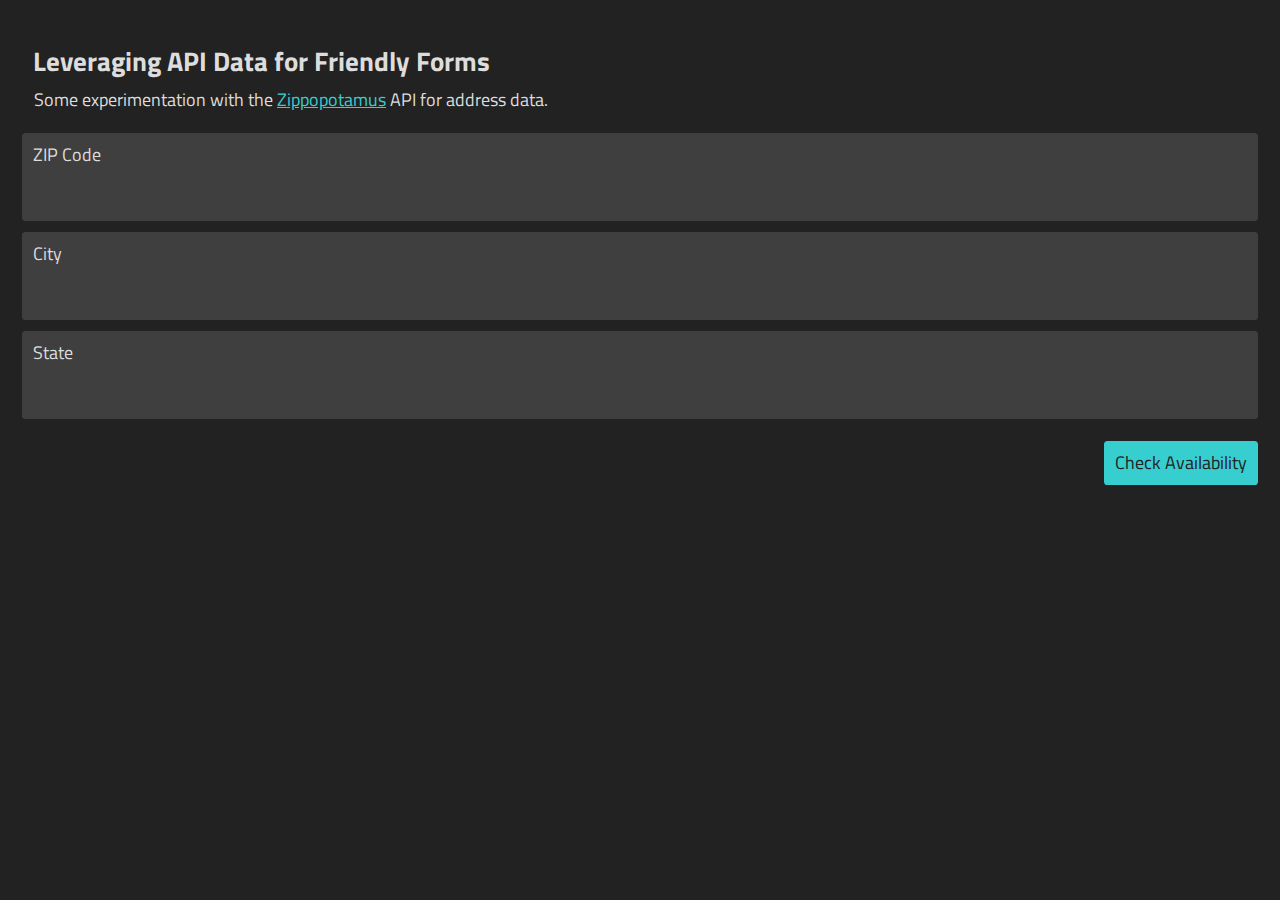
<file: index.html>
<!DOCTYPE html>
<html lang="en" class="nojs">
<head>
  <title>Leveraging API Data for Friendly Forms</title>
  <meta charset="utf-8" />
  <meta name="viewport" content="width=device-width,initial-scale=1.0,shrink-to-fit=no" />
  <link href="https://fonts.googleapis.com/css?family=Titillium+Web:400,700" rel="stylesheet">
  <link rel="stylesheet" media="screen" href="screen.css" />
  <link rel="stylesheet" media="screen" href="#//basehold.it/22" />
</head>
<body>
  <main id="primary">
    <h1>Leveraging API Data for Friendly Forms</h1>
    <p>
      Some experimentation with the <a href="http://www.zippopotam.us">Zippopotamus</a> API for
      address data.
    </p>
    <form id="location" method="get" action="#null">
      <ol class="inputs">
        <li>
          <label for="zip">ZIP Code</label>
          <input name="zip" id="zip" type="text" pattern="[0-9]*" />
        </li>
        <li>
          <label for="city">City</label>
          <input name="city" id="city" type="text" />
        </li>
        <li>
          <label for="state">State</label>
          <input name="state" id="state" type="text" />
        </li>
        <li class="submit">
          <input type="submit" name="submit" value="Check Availability" />
        </li>
      </ol>
    </form>
  </main>
  <script src="https://ajax.googleapis.com/ajax/libs/jquery/3.2.1/jquery.min.js"></script>
  <script src="site.js"></script>
</body>
</html>
</file>
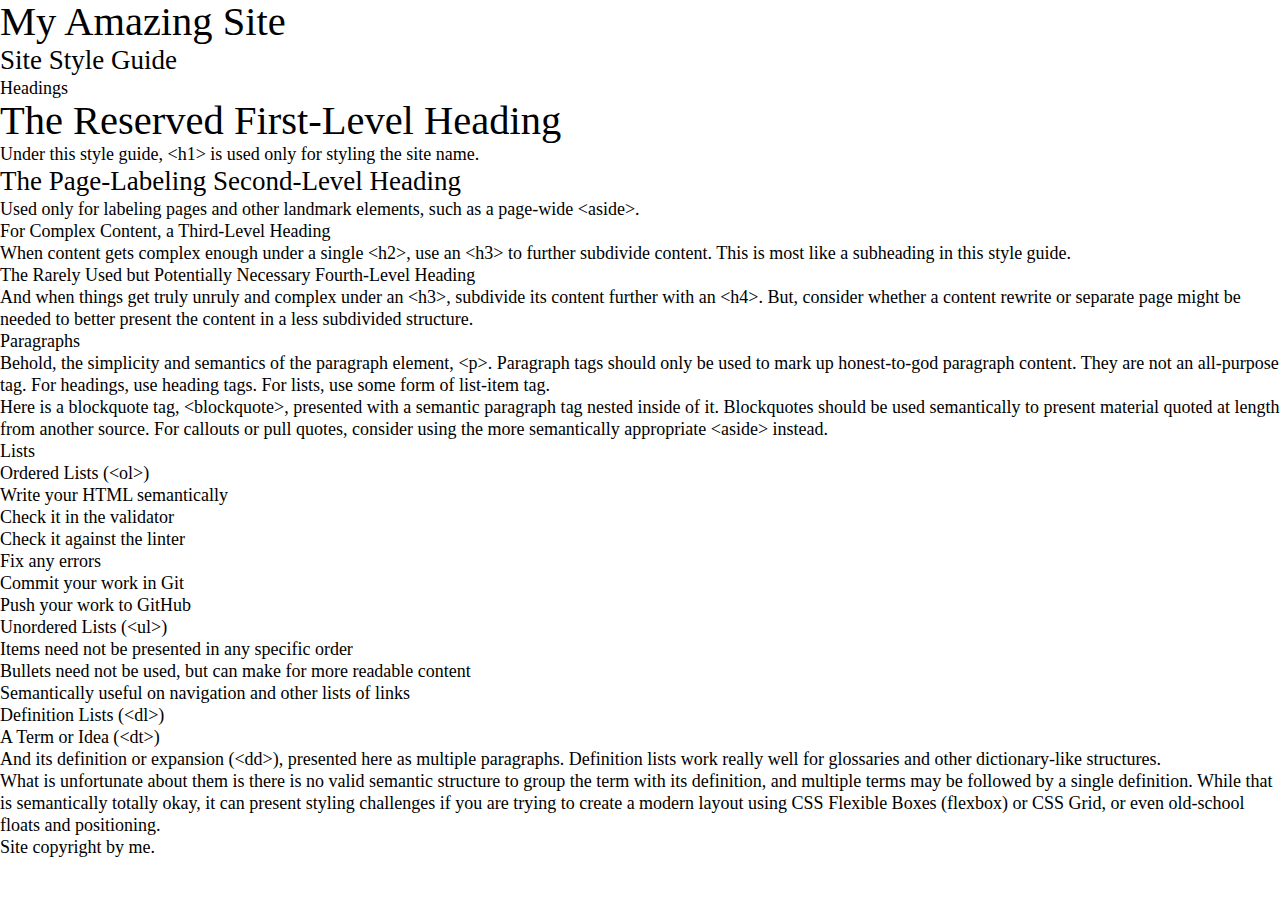
<file: 01-17/index.html>
<!DOCTYPE html>
<html lang="en">
  <head>
    <meta charset="utf-8" />
    <title>Site Style Guide</title>
    <meta name="viewport"
      content="width=device-width,initial-scale=1.0,shrink-to-fit=no" />
    <link rel="stylesheet" href="screen.css" />
    <link rel="stylesheet" href="//basehold.it/22">
  </head>
  <body>
    <header id="header">
      <h1>My Amazing Site</h1>
    </header>

    <main id="content">
      <article id="primary">
        <header>
          <h2>Site Style Guide</h2>
        </header>
        <section class="headings">
          <header>
            <h3>Headings</h3>
          </header>
          <!--
            NOTE: Do NOT use headings like this; these are only for the style guide.
          -->
          <h1>The Reserved First-Level Heading</h1>
          <p>
            Under this style guide, <code>&lt;h1&gt;</code> is used only for styling the site name.
          </p>
          <h2>The Page-Labeling Second-Level Heading</h2>
          <p>
            Used only for labeling pages and other landmark elements, such as a page-wide
            <code>&lt;aside&gt;</code>.
          </p>
          <h3>For Complex Content, a Third-Level Heading</h3>
          <p>
            When content gets complex enough under a single <code>&lt;h2&gt;</code>, use an
            <code>&lt;h3&gt;</code> to further subdivide content. This is most like a subheading in
            this style guide.
          </p>
          <h4>The Rarely Used but Potentially Necessary Fourth-Level Heading</h4>
          <p>
            And when things get truly unruly and complex under an <code>&lt;h3&gt;</code>, subdivide
            its content further with an <code>&lt;h4&gt;</code>. But, consider whether a content
            rewrite or separate page might be needed to better present the content in a less
            subdivided structure.
          </p>
        </section>
        <section class="paragraphs">
          <header>
            <h3>Paragraphs</h3>
          </header>
          <p>
            Behold, the simplicity and semantics of the paragraph element, <code>&lt;p&gt;</code>.
            Paragraph tags should <b>only</b> be used to mark up honest-to-god paragraph content.
            They are not an all-purpose tag. For headings, use heading tags. For lists, use some
            form of list-item tag.
          </p>
          <blockquote>
            <p>
              Here is a blockquote tag, <code>&lt;blockquote&gt;</code>, presented with a semantic
              paragraph tag nested inside of it. Blockquotes should be used semantically to present
              material quoted at length from another source. For callouts or pull quotes, consider
              using the more semantically appropriate <code>&lt;aside&gt;</code> instead.
            </p>
          </blockquote>
        </section>
        <section class="lists">
          <header>
            <h3>Lists</h3>
          </header>
          <h3>Ordered Lists (<code>&lt;ol&gt;</code>)</h3>
          <ol>
            <li>Write your HTML semantically</li>
            <li>Check it in the validator</li>
            <li>Check it against the linter</li>
            <li>Fix any errors</li>
            <li>Commit your work in Git</li>
            <li>Push your work to GitHub</li>
          </ol>
          <h3>Unordered Lists (<code>&lt;ul&gt;</code>)</h3>
          <ul>
            <li>Items need not be presented in any specific order</li>
            <li>Bullets need not be used, but can make for more readable content</li>
            <li>Semantically useful on navigation and other lists of links</li>
          </ul>
          <h3>Definition Lists (<code>&lt;dl&gt;</code>)</h3>
          <dl>
            <dt>A Term or Idea (<code>&lt;dt&gt;</code>)</dt>
            <dd>
              <p>
                And its definition or expansion (<code>&lt;dd&gt;</code>), presented here as
                multiple paragraphs. Definition lists work really well for glossaries and other
                dictionary-like structures.
              </p>
              <p>
                What is unfortunate about them is there is no valid semantic structure to group the
                term with its definition, and multiple terms may be followed by a single definition.
                While that is semantically totally okay, it can present styling challenges if you
                are trying to create a modern layout using CSS Flexible Boxes (flexbox) or CSS Grid,
                or even old-school floats and positioning.
              </p>
            </dd>
          </dl>
        </section>
      </article>
      <!--
        TODO: Present in this style guide additional styles for secondary content.

        <aside id="secondary">
          <header>
            <h2>My Special Related Content</h2>
          </header>
        </aside>
      -->
    </main>

    <footer id="footer">
      <p>Site copyright by me.</p>
    </footer>
  </body>
</html>
</file>
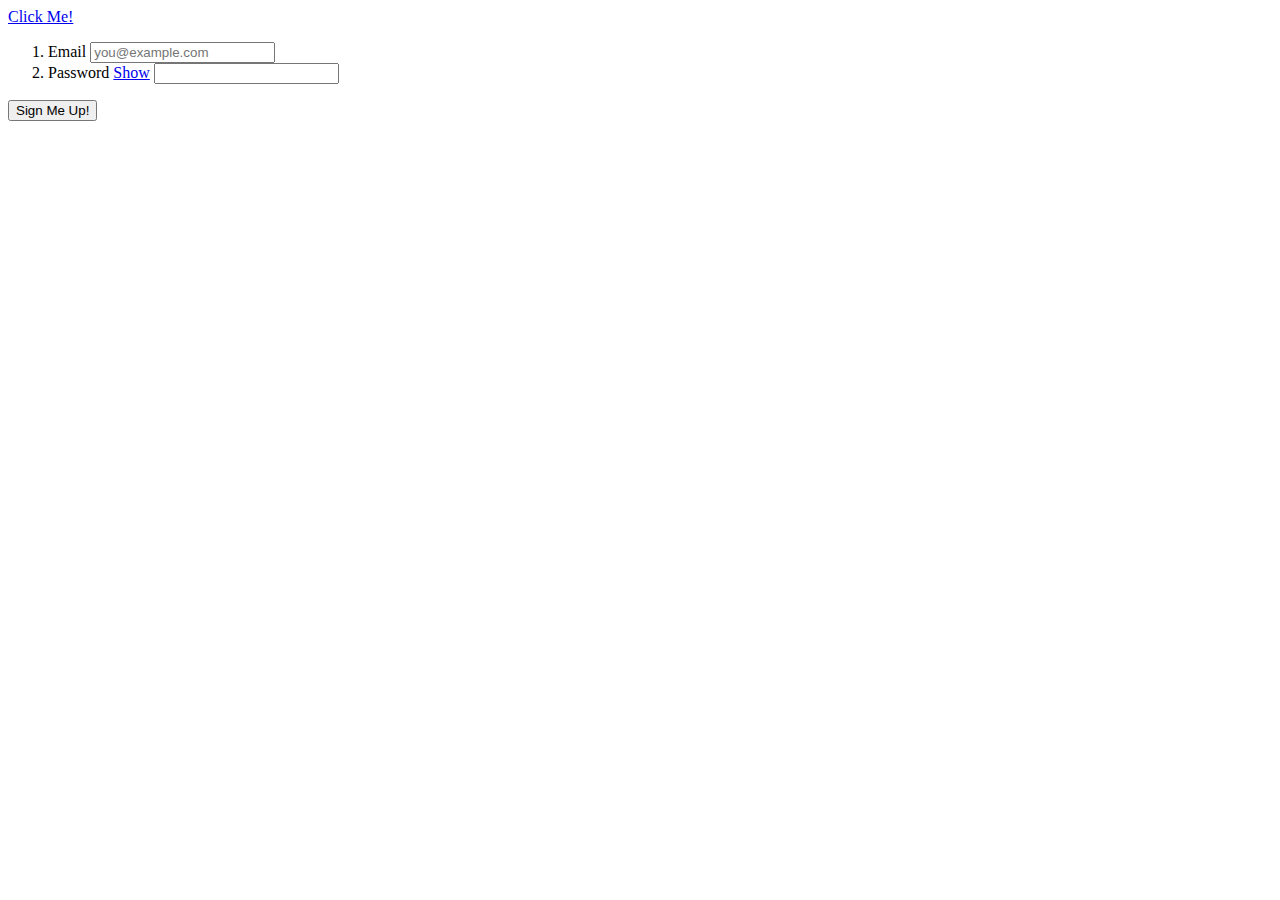
<file: 01-22/index.html>
<!DOCTYPE html>
<html lang="en">
<head>
  <meta charset="utf-8" />
  <title>HTML Forms</title>
  <meta name="viewport"
    content="width=device-width,initial-scale=1.0,shrink-to-fit=no" />
  <link rel="stylesheet" href="screen.css" />
</head>
<body>
  <main>
    <a href="#clicker" id="clicker">Click Me!</a>
    <form action="#null" method="get" id="contact-form">
      <ol>
        <li>
          <label for="email">Email</label>
          <input placeholder="you@example.com" type="email" id="email" name="email" />
        </li>
        <li>
          <label for="password">Password <a href="#show" id="show">Show</a></label>
          <input type="password" id="password" name="password" />
        </li>
<!--
        <li>
          <label for="phone">Phone</label>
          <input type="tel" id="phone" name="phone" />
        </li>
        <li>
          <label for="url">Website</label>
          <input type="url" id="url" name="url" />
        </li>
        <li>
          <label for="birthday">Birthday</label>
          <input type="date" id="birthday" name="birthday" />
        </li>
        <li>
          <label for="accept">I accept the terms of service</label>
          <input type="checkbox" name="accept" id="accept" />
        </li>
-->
      </ol>
      <input type="submit" value="Sign Me Up!" />
    </form>
  </main>
  <script src="https://ajax.googleapis.com/ajax/libs/jquery/3.2.1/jquery.min.js"></script>
  <script src="site.js"></script>
</body>
</html>
</file>
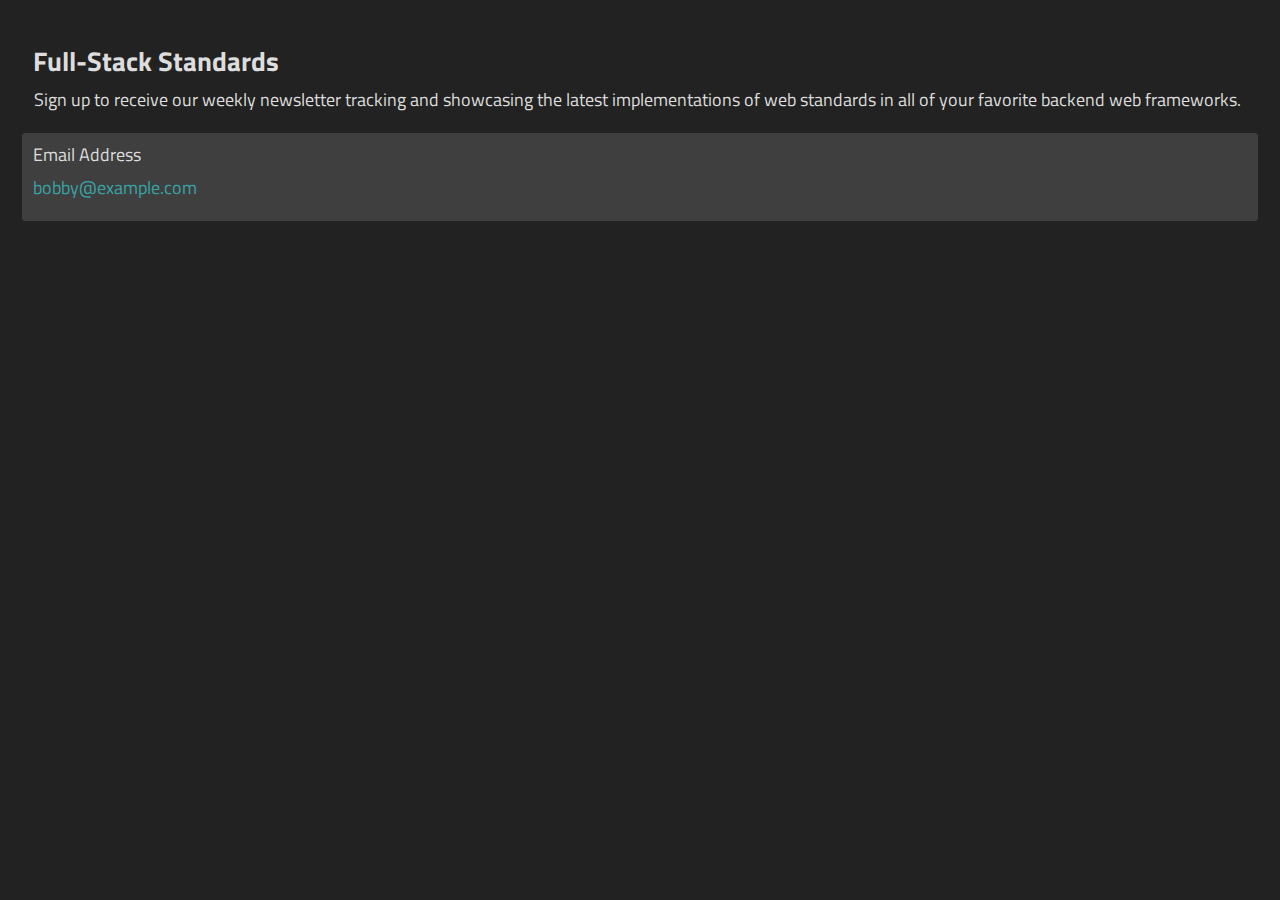
<file: 02-14/index.html>
<!DOCTYPE html>
<html lang="en" class="nojs">
<head>
  <title>Subscribe to Full-Stack Standards</title>
  <meta charset="utf-8" />
  <meta name="viewport" content="width=device-width,initial-scale=1.0,shrink-to-fit=no" />
  <link href="https://fonts.googleapis.com/css?family=Titillium+Web:400,700" rel="stylesheet">
  <link rel="stylesheet" media="screen" href="screen.css" />
  <link rel="stylesheet" media="screen" href="#//basehold.it/22" />
</head>
<body>
  <main id="primary">
    <h1>Full-Stack Standards</h1>
    <p>
      Sign up to receive our weekly newsletter tracking and showcasing the
      latest implementations of web standards in all of your favorite
      backend web frameworks.
    </p>
    <form id="user" method="get" action="#null" novalidate="novalidate">
      <ol class="inputs">
        <li>
          <label for="email">Email Address</label>
          <input type="email" name="email" id="email" placeholder="bobby@example.com" />
        </li>
        <li class="submit">
          <input type="submit" name="submit" value="Sign Up" />
        </li>
      </ol>
    </form>
  </main>
  <script src="https://ajax.googleapis.com/ajax/libs/jquery/3.2.1/jquery.min.js"></script>
  <script src="site.js"></script>
</body>
</html>
</file>
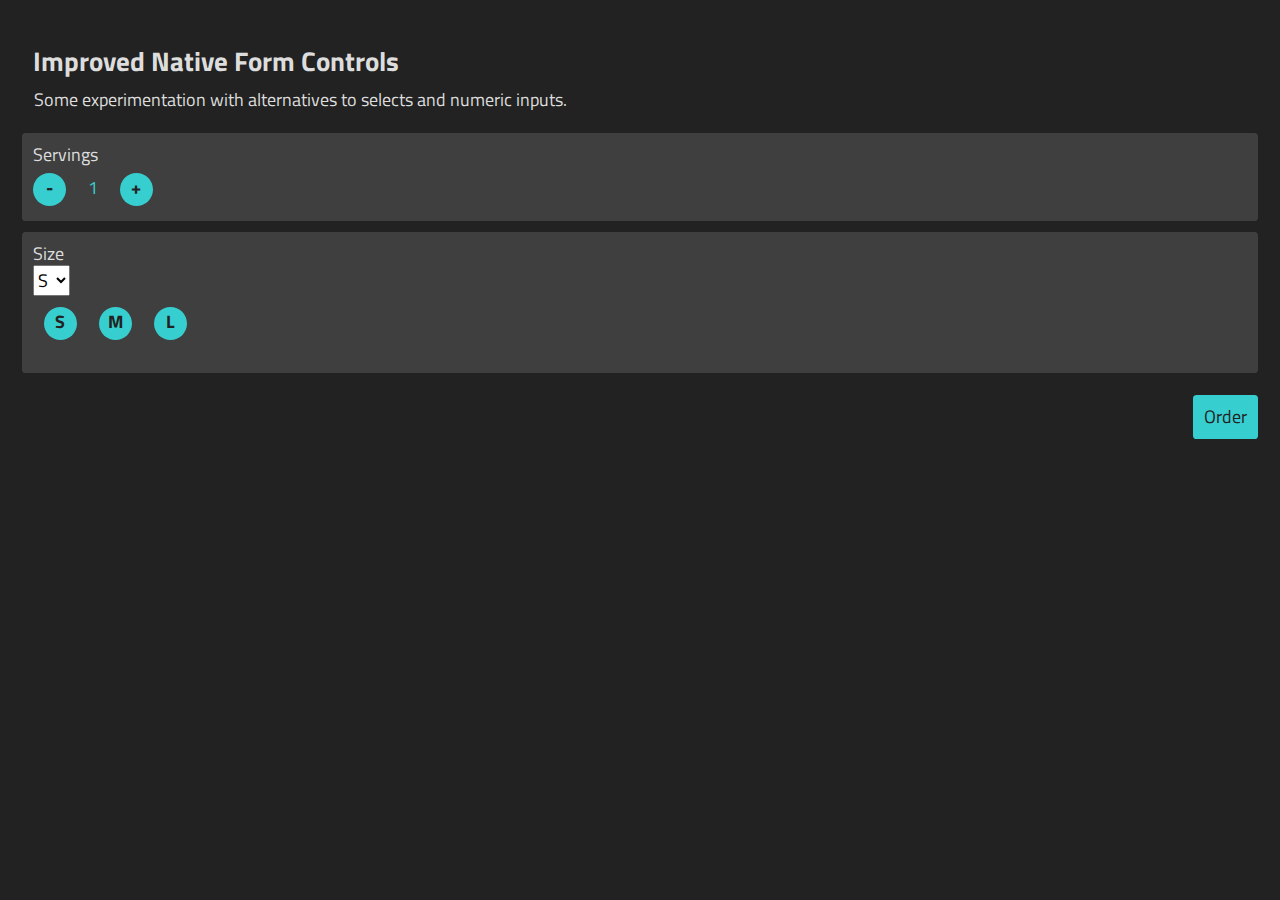
<file: 03-07/index.html>
<!DOCTYPE html>
<html lang="en" class="nojs">
<head>
  <title>Improved Native Form Controls</title>
  <meta charset="utf-8" />
  <meta name="viewport" content="width=device-width,initial-scale=1.0,shrink-to-fit=no" />
  <link href="https://fonts.googleapis.com/css?family=Titillium+Web:400,700" rel="stylesheet">
  <link rel="stylesheet" media="screen" href="screen.css" />
  <link rel="stylesheet" media="screen" href="#//basehold.it/22" />
</head>
<body>
  <main id="primary">
    <h1>Improved Native Form Controls</h1>
    <p>
      Some experimentation with alternatives to selects and numeric inputs.
    </p>
    <form id="user" method="get" action="#null">
      <ol class="inputs">
        <li>
          <label for="servings">Servings</label>
          <input name="servings" id="servings" type="text" pattern="[0-9]*" value="1"  />
        </li>
        <li>
          <label for="size">Size</label>
          <select name="size" id="size">
            <option value="small">S</option>
            <option value="medium">M</option>
            <option value="large">L</option>
          </select>
        </li>
        <li class="submit">
          <input type="submit" name="submit" value="Order" />
        </li>
      </ol>
    </form>
  </main>
  <script src="https://ajax.googleapis.com/ajax/libs/jquery/3.2.1/jquery.min.js"></script>
  <script src="site.js"></script>
</body>
</html>
</file>
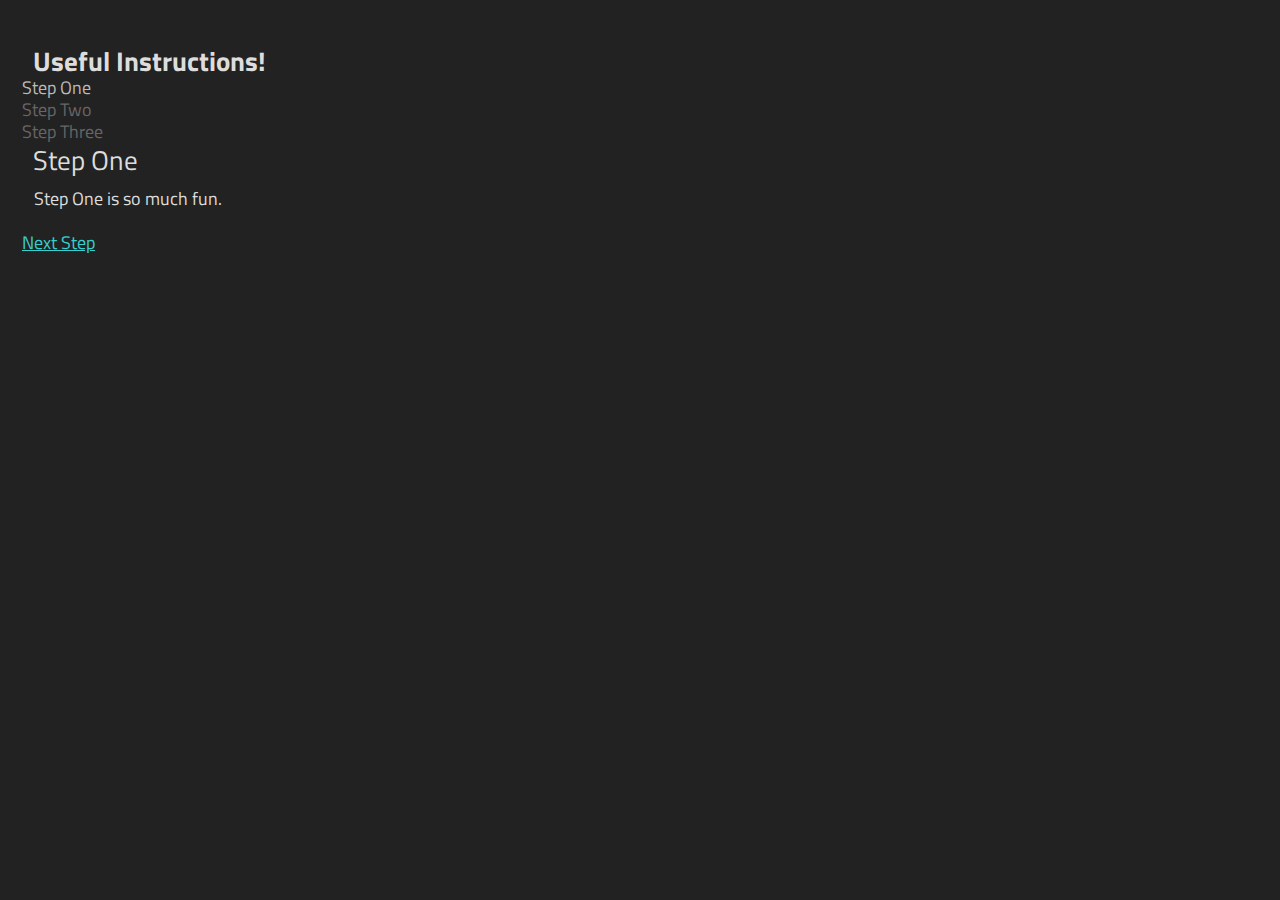
<file: 03-26/index.html>
<!DOCTYPE html>
<html lang="en" class="nojs">
<head>
  <title>Useful Instructions!</title>
  <meta charset="utf-8" />
  <meta name="viewport" content="width=device-width,initial-scale=1.0,shrink-to-fit=no" />
  <link href="https://fonts.googleapis.com/css?family=Titillium+Web:400,700" rel="stylesheet" />
  <link rel="stylesheet" media="screen" href="screen.css" />
  <link rel="stylesheet" media="screen" href="#//basehold.it/22" />
</head>
<body>
  <header id="header">
    <h1>Useful Instructions!</h1>
    <ul class="progress">
      <li class="active">Step One</li>
      <li>Step Two</li>
      <li>Step Three</li>
    </ul>
  </header>
  <main id="primary">
    <h2>Step One</h2>
    <p>
      Step One is so much fun.
    </p>
    <footer>
      <a class="button" href="two.html">Next Step</a>
    </footer>
  </main>
  <script src="https://ajax.googleapis.com/ajax/libs/jquery/3.2.1/jquery.min.js"></script>
  <script src="site.js"></script>
</body>
</html>
</file>
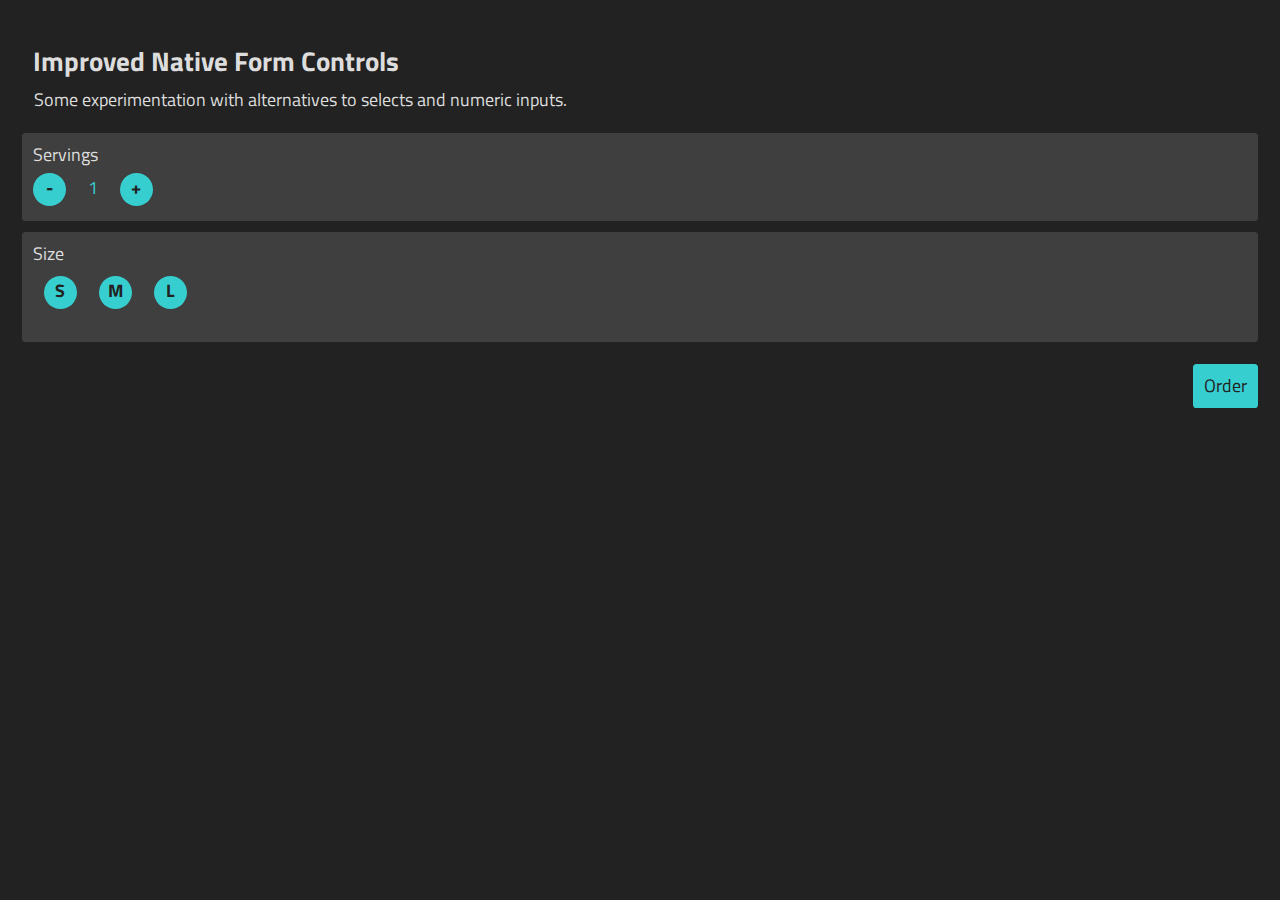
<file: 04-18/index.html>
<!DOCTYPE html>
<html lang="en" class="nojs">
<head>
  <title>Improved Native Form Controls</title>
  <meta charset="utf-8" />
  <meta name="viewport" content="width=device-width,initial-scale=1.0,shrink-to-fit=no" />
  <link href="https://fonts.googleapis.com/css?family=Titillium+Web:400,700" rel="stylesheet">
  <link rel="stylesheet" media="screen" href="screen.css" />
  <link rel="stylesheet" media="screen" href="#//basehold.it/22" />
</head>
<body>
  <main id="primary">
    <h1>Improved Native Form Controls</h1>
    <p>
      Some experimentation with alternatives to selects and numeric inputs.
    </p>
    <form id="user" method="get" action="#null">
      <ol class="inputs">
        <li>
          <label for="servings">Servings</label>
          <input name="servings" id="servings" type="text" pattern="[0-9]*" value="1"  />
        </li>
        <li>
          <label for="size">Size</label>
          <select name="size" id="size">
            <option value="small">S</option>
            <option value="medium">M</option>
            <option value="large">L</option>
          </select>
        </li>
        <li class="submit">
          <input type="submit" name="submit" value="Order" />
        </li>
      </ol>
      <input type="hidden" name="test" id="test" value="drink-select" />
    </form>
  </main>
  <script src="https://ajax.googleapis.com/ajax/libs/jquery/3.2.1/jquery.min.js"></script>
  <script src="site.js"></script>
</body>
</html>
</file>
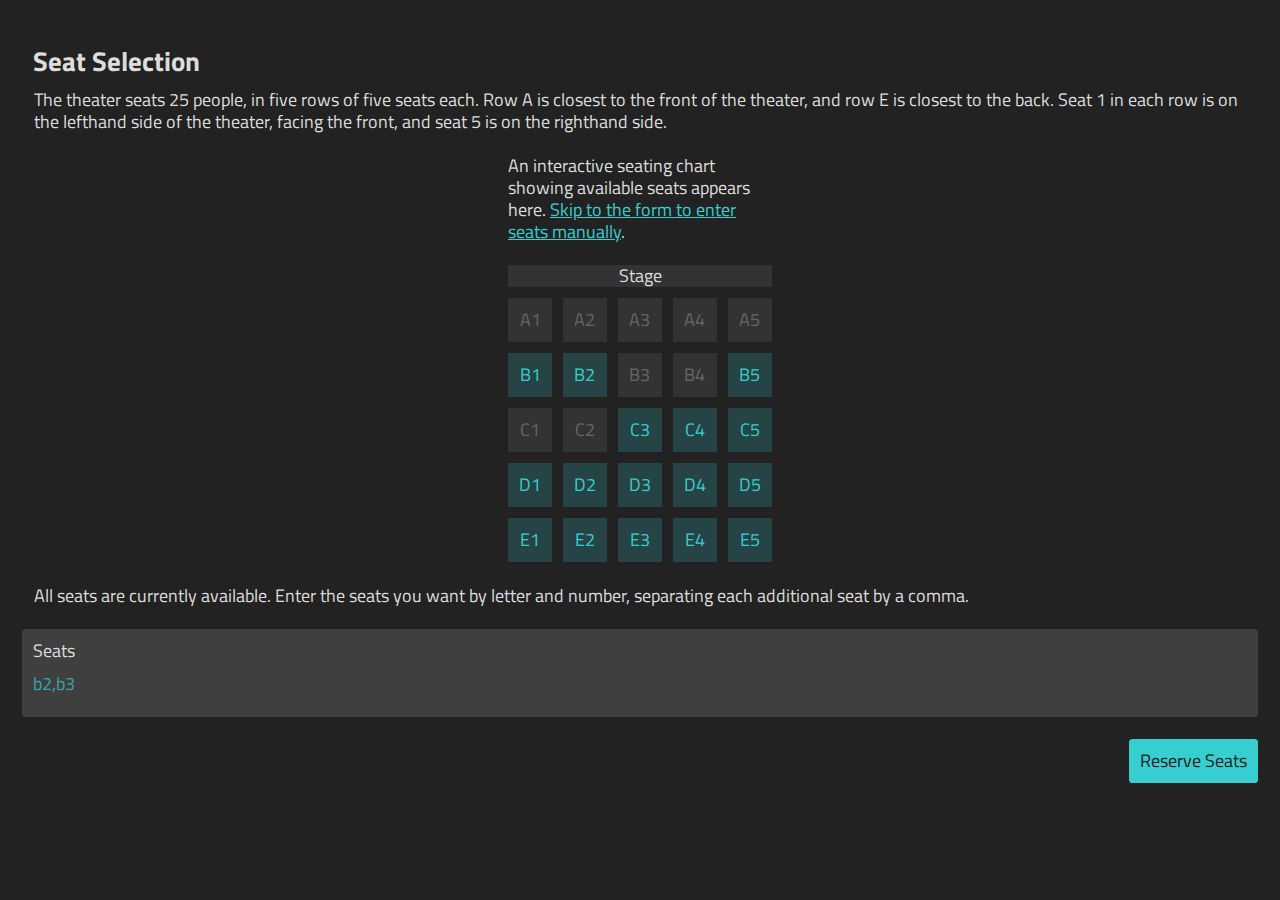
<file: seating/index.html>
<!DOCTYPE html>
<html lang="en" class="nojs">
<head>
  <title>Choose Your Seats</title>
  <meta charset="utf-8" />
  <meta name="viewport" content="width=device-width,initial-scale=1.0,shrink-to-fit=no" />
  <link href="https://fonts.googleapis.com/css?family=Titillium+Web:400,700" rel="stylesheet" />
  <link rel="stylesheet" media="screen" href="screen.css" />
  <link rel="stylesheet" media="screen" href="#//basehold.it/22" />
</head>
<body>
  <main id="primary">
    <h1>Seat Selection</h1>
    <p class="accessible-description">
      The theater seats 25 people, in five rows of five seats each. Row A is closest to the front
      of the theater, and row E is closest to the back. Seat 1 in each row is on the lefthand side
      of the theater, facing the front, and seat 5 is on the righthand side.
    </p>
    <figure class="seating-chart">
      <figcaption>
        An interactive seating chart showing available seats appears here.
        <a class="access" href="#seat-selection">Skip to the form to enter seats manually</a>.
      </figcaption>
      <h2 class="stage">Stage</h2>
      <ol class="rows">
        <li class="row">
          <h3>Row A</h3>
          <ol class="seats">
            <li><a href="#a1">A1</a></li>
            <li><a href="#a2">A2</a></li>
            <li><a href="#a3">A3</a></li>
            <li><a href="#a4">A4</a></li>
            <li><a href="#a5">A5</a></li>
          </ol>
        </li>
        <li class="row">
          <h3>Row B</h3>
          <ol class="seats">
            <li><a href="#b1">B1</a></li>
            <li><a href="#b2">B2</a></li>
            <li><a href="#b3">B3</a></li>
            <li><a href="#b4">B4</a></li>
            <li><a href="#b5">B5</a></li>
          </ol>
        </li>
        <li class="row">
          <h3>Row C</h3>
          <ol class="seats">
            <li><a href="#c1">C1</a></li>
            <li><a href="#c2">C2</a></li>
            <li><a href="#c3">C3</a></li>
            <li><a href="#c4">C4</a></li>
            <li><a href="#c5">C5</a></li>
          </ol>
        </li>
        <li class="row">
          <h3>Row D</h3>
          <ol class="seats">
            <li><a href="#d1">D1</a></li>
            <li><a href="#d2">D2</a></li>
            <li><a href="#d3">D3</a></li>
            <li><a href="#d4">D4</a></li>
            <li><a href="#d5">D5</a></li>
          </ol>
        </li>
        <li class="row">
          <h3>Row E</h3>
          <ol class="seats">
            <li><a href="#e1">E1</a></li>
            <li><a href="#e2">E2</a></li>
            <li><a href="#e3">E3</a></li>
            <li><a href="#e4">E4</a></li>
            <li><a href="#e5">E5</a></li>
          </ol>
        </li>
      </ol>
    </figure>
    <form id="seat-selection" method="get" action="checkout.html">
      <p class="accessible-description">
        All seats are currently available. Enter the seats you want by letter and number,
        separating each additional seat by a comma.
      </p>
      <ol class="inputs">
        <li>
          <label for="seats">Seats</label>
          <input name="seats" id="seats" type="text" placeholder="b2,b3"/>
        </li>
        <li class="submit">
          <input type="submit" name="submit" value="Reserve Seats" />
        </li>
      </ol>
    </form>
  </main>
  <script src="https://ajax.googleapis.com/ajax/libs/jquery/3.2.1/jquery.min.js"></script>
  <script src="site.js"></script>
</body>
</html>
</file>
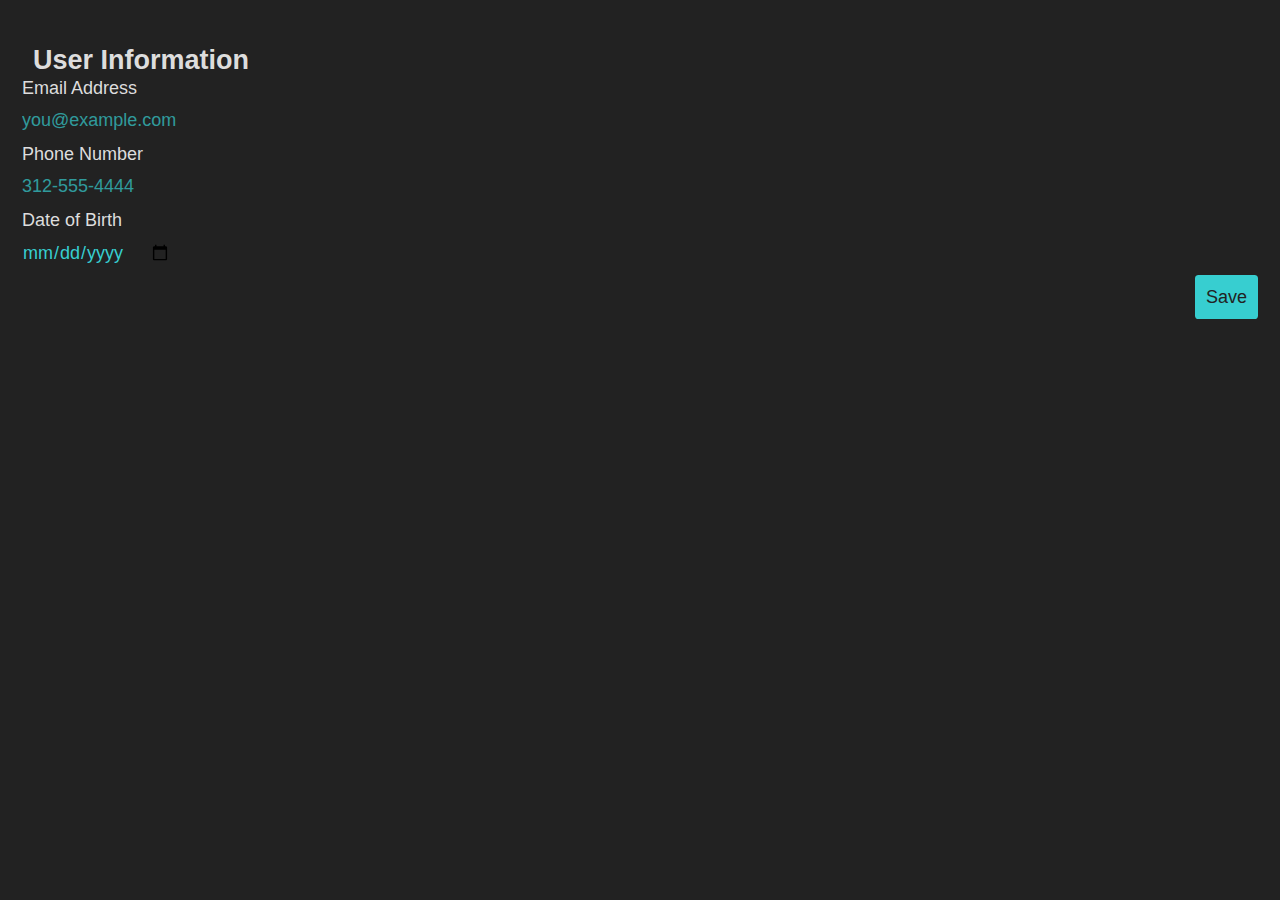
<file: form.html>
<!DOCTYPE html>
<html lang="en" class="nojs">
<head>
  <title>User Information Form</title>
  <meta charset="utf-8" />
  <meta name="viewport" content="width=device-width,initial-scale=1.0,shrink-to-fit=no" />
  <link rel="stylesheet" media="screen" href="screen.css" />
  <link rel="stylesheet" media="screen" href="//basehold.it/22" />
</head>
<body>
  <main id="primary">
    <h1>User Information</h1>
    <form id="user" method="get" action="#null" novalidate="novalidate">
      <ol>
        <li>
          <label for="email">Email Address</label>
          <input type="email" name="email" id="email" placeholder="you@example.com" />
        </li>
        <li>
          <label for="phone">Phone Number</label>
          <input type="tel" name="phone" id="phone" placeholder="312-555-4444" />
        </li>
        <li>
          <label for="birthday">Date of Birth</label>
          <input type="date" name="birthday" id="birthday" />
        </li>
        <li>
          <input type="submit" name="submit" value="Save" />
        </li>
      </ol>
    </form>
  </main>
</body>
</html>
</file>
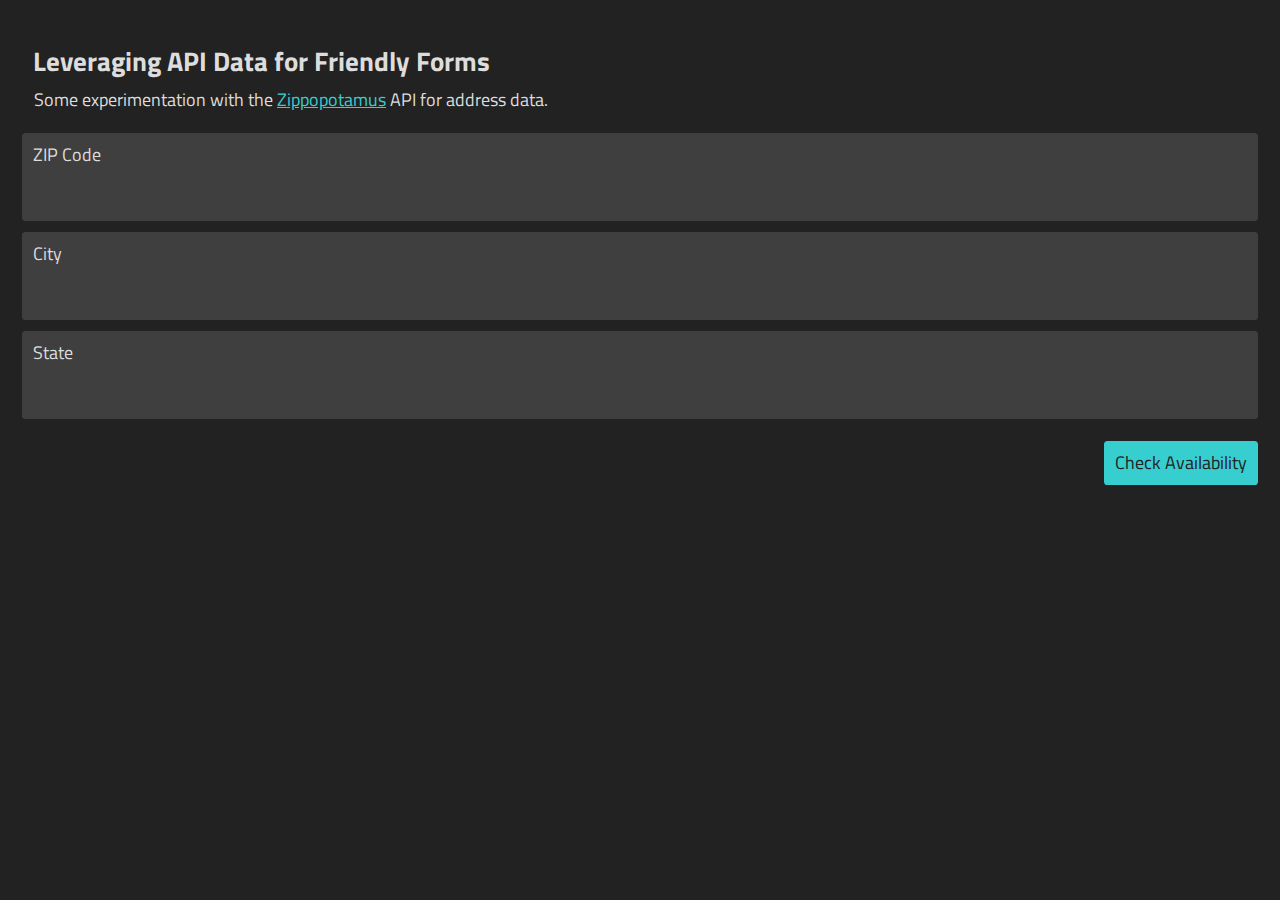
<file: 03-26/form.html>
<!DOCTYPE html>
<html lang="en" class="nojs">
<head>
  <title>Leveraging API Data for Friendly Forms</title>
  <meta charset="utf-8" />
  <meta name="viewport" content="width=device-width,initial-scale=1.0,shrink-to-fit=no" />
  <link href="https://fonts.googleapis.com/css?family=Titillium+Web:400,700" rel="stylesheet" />
  <link rel="stylesheet" media="screen" href="screen.css" />
  <link rel="stylesheet" media="screen" href="#//basehold.it/22" />
</head>
<body>
  <main id="primary">
    <h1>Leveraging API Data for Friendly Forms</h1>
    <p>
      Some experimentation with the <a href="http://www.zippopotam.us">Zippopotamus</a> API for
      address data.
    </p>
    <form id="location" method="get" action="#null">
      <ol class="inputs">
        <li>
          <label for="zip">ZIP Code</label>
          <input name="zip" id="zip" type="text" pattern="[0-9]*" />
        </li>
        <li>
          <label for="city">City</label>
          <input name="city" id="city" type="text" />
        </li>
        <li>
          <label for="state">State</label>
          <input name="state" id="state" type="text" />
        </li>
        <li class="submit">
          <input type="submit" name="submit" value="Check Availability" />
        </li>
      </ol>
    </form>
  </main>
  <script src="https://ajax.googleapis.com/ajax/libs/jquery/3.2.1/jquery.min.js"></script>
  <script src="site.js"></script>
</body>
</html>
</file>
<file: 01-22/screen.css>
#email {
  color: red;
}
</file>
<file: screen.css>
/* http://meyerweb.com/eric/tools/css/reset/
   v2.0 | 20110126
   License: none (public domain)
*/
/* stylelint-disable*/
a,abbr,acronym,address,applet,article,aside,audio,b,big,blockquote,body,canvas,caption,center,cite,code,dd,del,details,dfn,div,dl,dt,em,embed,fieldset,figcaption,figure,footer,form,h1,h2,h3,h4,h5,h6,header,hgroup,html,i,iframe,img,ins,kbd,label,legend,li,mark,menu,nav,object,ol,output,p,pre,q,ruby,s,samp,section,small,span,strike,strong,sub,summary,sup,table,tbody,td,tfoot,th,thead,time,tr,tt,u,ul,var,video{margin:0;padding:0;border:0;font:inherit;vertical-align:baseline}article,aside,details,figcaption,figure,footer,header,hgroup,main,menu,nav,section{display:block}html{line-height:1}body{line-height:inherit}ol,ul{list-style:none}blockquote,q{quotes:none}blockquote:after,blockquote:before,q:after,q:before{content:'';content:none}table{border-collapse:collapse;border-spacing:0}
/* stylelint-enable */

/* Forms
   ========================================================================== */

/**
 * 1. Change the font styles in all browsers (opinionated).
 * 2. Remove the margin in Firefox and Safari.
 */

button,
input,
optgroup,
select,
textarea {
  font-family: inherit; /* 1 */
  font-size: inherit; /* 1 */
  line-height: inherit; /* 1 */
  margin: 0; /* 2 */
}

/**
 * Show the overflow in IE.
 * 1. Show the overflow in Edge.
 */

button,
input { /* 1 */
  overflow: visible;
}

/**
 * Remove the inheritance of text transform in Edge, Firefox, and IE.
 * 1. Remove the inheritance of text transform in Firefox.
 */

button,
select { /* 1 */
  text-transform: none;
}

/**
 * 1. Prevent a WebKit bug where (2) destroys native `audio` and `video`
 *    controls in Android 4.
 * 2. Correct the inability to style clickable types in iOS and Safari.
 */

button,
html [type="button"], /* 1 */
[type="reset"],
[type="submit"] {
  -webkit-appearance: button; /* 2 */
}

/**
 * Remove the inner border and padding in Firefox.
 */

button::-moz-focus-inner,
[type="button"]::-moz-focus-inner,
[type="reset"]::-moz-focus-inner,
[type="submit"]::-moz-focus-inner {
  border-style: none;
  padding: 0;
}

/**
 * Restore the focus styles unset by the previous rule.
 */

button:-moz-focusring,
[type="button"]:-moz-focusring,
[type="reset"]:-moz-focusring,
[type="submit"]:-moz-focusring {
  outline: 1px dotted ButtonText;
}

/**
 * Correct the padding in Firefox.
 */

fieldset {
  padding: 0.35em 0.75em 0.625em;
}

/**
 * 1. Correct the text wrapping in Edge and IE.
 * 2. Correct the color inheritance from `fieldset` elements in IE.
 * 3. Remove the padding so developers are not caught out when they zero out
 *    `fieldset` elements in all browsers.
 */

legend {
  box-sizing: border-box; /* 1 */
  color: inherit; /* 2 */
  display: table; /* 1 */
  max-width: 100%; /* 1 */
  padding: 0; /* 3 */
  white-space: normal; /* 1 */
}

/**
 * 1. Add the correct display in IE 9-.
 * 2. Add the correct vertical alignment in Chrome, Firefox, and Opera.
 */

progress {
  display: inline-block; /* 1 */
  vertical-align: baseline; /* 2 */
}

/**
 * Remove the default vertical scrollbar in IE.
 */

textarea {
  overflow: auto;
}

/**
 * 1. Add the correct box sizing in IE 10-.
 * 2. Remove the padding in IE 10-.
 */

[type="checkbox"],
[type="radio"] {
  box-sizing: border-box; /* 1 */
  padding: 0; /* 2 */
}

/**
 * Correct the cursor style of increment and decrement buttons in Chrome.
 */

[type="number"]::-webkit-inner-spin-button,
[type="number"]::-webkit-outer-spin-button {
  height: auto;
}

/**
 * 1. Correct the odd appearance in Chrome and Safari.
 * 2. Correct the outline style in Safari.
 */

[type="search"] {
  -webkit-appearance: textfield; /* 1 */
  outline-offset: -2px; /* 2 */
}

/**
 * Remove the inner padding and cancel buttons in Chrome and Safari on macOS.
 */

[type="search"]::-webkit-search-cancel-button,
[type="search"]::-webkit-search-decoration {
  -webkit-appearance: none;
}

/**
 * 1. Correct the inability to style clickable types in iOS and Safari.
 * 2. Change font properties to `inherit` in Safari.
 */

::-webkit-file-upload-button {
  -webkit-appearance: button; /* 1 */
  font: inherit; /* 2 */
}

/* Begin site styles below */

/* Base Styles */
html {
  font-size: 1.125em; /* 18 / 16 = 1.125em */
  line-height: 1.222em; /* 22 / 18 = 1.222em */
  padding: 2.444em 1.222em; /* 44 / 18 = 2.444 */
  font-family: 'Titillium Web', Helvetica, Arial, sans-serif;
}

h1 {
  font-weight: bold;
  font-size: 2.25em; /* 40.5 / 18 = 2.25 */
  line-height: 1.0864em; /* 44 / 40.5 = 1.0864 */
}
h1, h2 {
  font-size: 1.5em; /* 27 / 18 = 1.5 */
  line-height: 1.222em; /* 33 / 27 = 1.222 */
  padding-left: 0.407em; /* 11 / 27 */
}
p {
  padding: 0.666em 0.666em 1.222em 0.667em;
}

/* Form Elements */
label,
input {
  display: block;
  font-size: inherit;
  line-height: inherit;
}
label {
  height: 1.222em; /* 22 / 18 = 1.222em */
}
input {
  box-sizing: border-box;
  border: 0;
  line-height: 1;
  padding: 0.722em 0; /* 13 / 18 = 0.722 */
  height: 2.444em; /* 44 / 18 = 2.444 */
  background: inherit;
}
input[type="submit"] {
  cursor: pointer;
  background: #CCC;
  padding: 0.611em; /* 11 / 18 = 0.6111; (22 - 13) = 9 / 18 = 0.5 */
  border-radius: 0.2em;
  float: right;
}
.inputs {
}
.inputs li {
  padding: 0.611em; /* 11 / 18 = 0.6111; (22 - 13) = 9 / 18 = 0.5 */
  margin-bottom: 0.611em; /* 11 / 18 = 0.6111 */
  border-radius: 0.2em;
}
.inputs .submit {
  padding-right: 0;
  background: inherit;
}

html {
  background: #222;
  color: #ddd;
}

a,
input {
  color: #37ced0;
}

input::placeholder {
  color: #37ced0;
  opacity: 0.7;
}

input[type="submit"] {
  background: #37ced0;
  color: #222;
}

.inputs li {
  /* border: 1px solid #444; */
  background: #3F3F3F;
}

.inputs .submit {
  border: 0;
}

label b {
  color: red;
}
</file>
<file: 01-17/screen.css>
/* http://meyerweb.com/eric/tools/css/reset/
   v2.0 | 20110126
   License: none (public domain)
*/
/* stylelint-disable*/
a,abbr,acronym,address,applet,article,aside,audio,b,big,blockquote,body,canvas,caption,center,cite,code,dd,del,details,dfn,div,dl,dt,em,embed,fieldset,figcaption,figure,footer,form,h1,h2,h3,h4,h5,h6,header,hgroup,html,i,iframe,img,ins,kbd,label,legend,li,mark,menu,nav,object,ol,output,p,pre,q,ruby,s,samp,section,small,span,strike,strong,sub,summary,sup,table,tbody,td,tfoot,th,thead,time,tr,tt,u,ul,var,video{margin:0;padding:0;border:0;font:inherit;vertical-align:baseline}article,aside,details,figcaption,figure,footer,header,hgroup,main,menu,nav,section{display:block}html{line-height:1}body{line-height:inherit}ol,ul{list-style:none}blockquote,q{quotes:none}blockquote:after,blockquote:before,q:after,q:before{content:'';content:none}table{border-collapse:collapse;border-spacing:0}
/* stylelint-enable */

/* Begin site styles below */

/* Base Styles */
html {
  font-size: 1.125em; /* 18 / 16 = 1.125em */
  line-height: 1.222em; /* 22 / 18 = 1.222em */
}

h1 {
  font-size: 2.25em; /* 40.5 / 18 = 2.25 */
  line-height: 1.0864em; /* 44 / 40.5 = 1.0864 */
}
h2 {
  font-size: 1.5em; /* 27 / 18 = 1.5 */
  line-height: 1.222em; /* 33 / 27 = 1.222 */
}

/* Layout Styles */

/* Modular Styles */

/* State Styles */




/* CSS Pseudo-Code */

/*
  selector {
    property: value;
    property: value value value;
    property: value, value, value;
  }
*/
</file>
<file: 02-14/screen.css>
/* http://meyerweb.com/eric/tools/css/reset/
   v2.0 | 20110126
   License: none (public domain)
*/
/* stylelint-disable*/
a,abbr,acronym,address,applet,article,aside,audio,b,big,blockquote,body,canvas,caption,center,cite,code,dd,del,details,dfn,div,dl,dt,em,embed,fieldset,figcaption,figure,footer,form,h1,h2,h3,h4,h5,h6,header,hgroup,html,i,iframe,img,ins,kbd,label,legend,li,mark,menu,nav,object,ol,output,p,pre,q,ruby,s,samp,section,small,span,strike,strong,sub,summary,sup,table,tbody,td,tfoot,th,thead,time,tr,tt,u,ul,var,video{margin:0;padding:0;border:0;font:inherit;vertical-align:baseline}article,aside,details,figcaption,figure,footer,header,hgroup,main,menu,nav,section{display:block}html{line-height:1}body{line-height:inherit}ol,ul{list-style:none}blockquote,q{quotes:none}blockquote:after,blockquote:before,q:after,q:before{content:'';content:none}table{border-collapse:collapse;border-spacing:0}
/* stylelint-enable */

/* Forms
   ========================================================================== */

/**
 * 1. Change the font styles in all browsers (opinionated).
 * 2. Remove the margin in Firefox and Safari.
 */

button,
input,
optgroup,
select,
textarea {
  font-family: inherit; /* 1 */
  font-size: inherit; /* 1 */
  line-height: inherit; /* 1 */
  margin: 0; /* 2 */
}

/**
 * Show the overflow in IE.
 * 1. Show the overflow in Edge.
 */

button,
input { /* 1 */
  overflow: visible;
}

/**
 * Remove the inheritance of text transform in Edge, Firefox, and IE.
 * 1. Remove the inheritance of text transform in Firefox.
 */

button,
select { /* 1 */
  text-transform: none;
}

/**
 * 1. Prevent a WebKit bug where (2) destroys native `audio` and `video`
 *    controls in Android 4.
 * 2. Correct the inability to style clickable types in iOS and Safari.
 */

button,
html [type="button"], /* 1 */
[type="reset"],
[type="submit"] {
  -webkit-appearance: button; /* 2 */
}

/**
 * Remove the inner border and padding in Firefox.
 */

button::-moz-focus-inner,
[type="button"]::-moz-focus-inner,
[type="reset"]::-moz-focus-inner,
[type="submit"]::-moz-focus-inner {
  border-style: none;
  padding: 0;
}

/**
 * Restore the focus styles unset by the previous rule.
 */

button:-moz-focusring,
[type="button"]:-moz-focusring,
[type="reset"]:-moz-focusring,
[type="submit"]:-moz-focusring {
  outline: 1px dotted ButtonText;
}

/**
 * Correct the padding in Firefox.
 */

fieldset {
  padding: 0.35em 0.75em 0.625em;
}

/**
 * 1. Correct the text wrapping in Edge and IE.
 * 2. Correct the color inheritance from `fieldset` elements in IE.
 * 3. Remove the padding so developers are not caught out when they zero out
 *    `fieldset` elements in all browsers.
 */

legend {
  box-sizing: border-box; /* 1 */
  color: inherit; /* 2 */
  display: table; /* 1 */
  max-width: 100%; /* 1 */
  padding: 0; /* 3 */
  white-space: normal; /* 1 */
}

/**
 * 1. Add the correct display in IE 9-.
 * 2. Add the correct vertical alignment in Chrome, Firefox, and Opera.
 */

progress {
  display: inline-block; /* 1 */
  vertical-align: baseline; /* 2 */
}

/**
 * Remove the default vertical scrollbar in IE.
 */

textarea {
  overflow: auto;
}

/**
 * 1. Add the correct box sizing in IE 10-.
 * 2. Remove the padding in IE 10-.
 */

[type="checkbox"],
[type="radio"] {
  box-sizing: border-box; /* 1 */
  padding: 0; /* 2 */
}

/**
 * Correct the cursor style of increment and decrement buttons in Chrome.
 */

[type="number"]::-webkit-inner-spin-button,
[type="number"]::-webkit-outer-spin-button {
  height: auto;
}

/**
 * 1. Correct the odd appearance in Chrome and Safari.
 * 2. Correct the outline style in Safari.
 */

[type="search"] {
  -webkit-appearance: textfield; /* 1 */
  outline-offset: -2px; /* 2 */
}

/**
 * Remove the inner padding and cancel buttons in Chrome and Safari on macOS.
 */

[type="search"]::-webkit-search-cancel-button,
[type="search"]::-webkit-search-decoration {
  -webkit-appearance: none;
}

/**
 * 1. Correct the inability to style clickable types in iOS and Safari.
 * 2. Change font properties to `inherit` in Safari.
 */

::-webkit-file-upload-button {
  -webkit-appearance: button; /* 1 */
  font: inherit; /* 2 */
}

/* Begin site styles below */

/* Base Styles */
html {
  font-size: 1.125em; /* 18 / 16 = 1.125em */
  line-height: 1.222em; /* 22 / 18 = 1.222em */
  padding: 2.444em 1.222em; /* 44 / 18 = 2.444 */
  font-family: 'Titillium Web', Helvetica, Arial, sans-serif;
}

h1 {
  font-weight: bold;
  font-size: 2.25em; /* 40.5 / 18 = 2.25 */
  line-height: 1.0864em; /* 44 / 40.5 = 1.0864 */
}
h1, h2 {
  font-size: 1.5em; /* 27 / 18 = 1.5 */
  line-height: 1.222em; /* 33 / 27 = 1.222 */
  padding-left: 0.407em; /* 11 / 27 */
}
p {
  padding: 0.666em 0.666em 1.222em 0.667em;
}

/* Form Elements */
label,
input {
  display: block;
  font-size: inherit;
  line-height: inherit;
}
label {
  height: 1.222em; /* 22 / 18 = 1.222em */
}
input {
  box-sizing: border-box;
  border: 0;
  line-height: 1;
  padding: 0.722em 0; /* 13 / 18 = 0.722 */
  height: 2.444em; /* 44 / 18 = 2.444 */
  background: inherit;
}
input[type="submit"] {
  cursor: pointer;
  background: #CCC;
  padding: 0.611em; /* 11 / 18 = 0.6111; (22 - 13) = 9 / 18 = 0.5 */
  border-radius: 0.2em;
  float: right;
}
.inputs {
}
.inputs li {
  padding: 0.611em; /* 11 / 18 = 0.6111; (22 - 13) = 9 / 18 = 0.5 */
  margin-bottom: 0.611em; /* 11 / 18 = 0.6111 */
  border-radius: 0.2em;
}
.inputs .submit {
  padding-right: 0;
  background: inherit;
}

html {
  background: #222;
  color: #ddd;
}

a,
input {
  color: #37ced0;
}

input::placeholder {
  color: #37ced0;
  opacity: 0.7;
}

input[type="submit"] {
  background: #37ced0;
  color: #222;
}

.inputs li {
  /* border: 1px solid #444; */
  background: #3F3F3F;
}

.inputs .submit {
  border: 0;
}

/* State Styles */

.js input[type="submit"] {
  display: none;
}

.js input[type="submit"].show {
  display: block;
}
</file>
<file: 03-07/screen.css>
/* http://meyerweb.com/eric/tools/css/reset/
   v2.0 | 20110126
   License: none (public domain)
*/
/* stylelint-disable*/
a,abbr,acronym,address,applet,article,aside,audio,b,big,blockquote,body,canvas,caption,center,cite,code,dd,del,details,dfn,div,dl,dt,em,embed,fieldset,figcaption,figure,footer,form,h1,h2,h3,h4,h5,h6,header,hgroup,html,i,iframe,img,ins,kbd,label,legend,li,mark,menu,nav,object,ol,output,p,pre,q,ruby,s,samp,section,small,span,strike,strong,sub,summary,sup,table,tbody,td,tfoot,th,thead,time,tr,tt,u,ul,var,video{margin:0;padding:0;border:0;font:inherit;vertical-align:baseline}article,aside,details,figcaption,figure,footer,header,hgroup,main,menu,nav,section{display:block}html{line-height:1}body{line-height:inherit}ol,ul{list-style:none}blockquote,q{quotes:none}blockquote:after,blockquote:before,q:after,q:before{content:'';content:none}table{border-collapse:collapse;border-spacing:0}
/* stylelint-enable */

/* Forms
   ========================================================================== */

/**
 * 1. Change the font styles in all browsers (opinionated).
 * 2. Remove the margin in Firefox and Safari.
 */

button,
input,
optgroup,
select,
textarea {
  font-family: inherit; /* 1 */
  font-size: inherit; /* 1 */
  line-height: inherit; /* 1 */
  margin: 0; /* 2 */
}

/**
 * Show the overflow in IE.
 * 1. Show the overflow in Edge.
 */

button,
input { /* 1 */
  overflow: visible;
}

/**
 * Remove the inheritance of text transform in Edge, Firefox, and IE.
 * 1. Remove the inheritance of text transform in Firefox.
 */

button,
select { /* 1 */
  text-transform: none;
}

/**
 * 1. Prevent a WebKit bug where (2) destroys native `audio` and `video`
 *    controls in Android 4.
 * 2. Correct the inability to style clickable types in iOS and Safari.
 */

button,
html [type="button"], /* 1 */
[type="reset"],
[type="submit"] {
  -webkit-appearance: button; /* 2 */
}

/**
 * Remove the inner border and padding in Firefox.
 */

button::-moz-focus-inner,
[type="button"]::-moz-focus-inner,
[type="reset"]::-moz-focus-inner,
[type="submit"]::-moz-focus-inner {
  border-style: none;
  padding: 0;
}

/**
 * Restore the focus styles unset by the previous rule.
 */

button:-moz-focusring,
[type="button"]:-moz-focusring,
[type="reset"]:-moz-focusring,
[type="submit"]:-moz-focusring {
  outline: 1px dotted ButtonText;
}

/**
 * Correct the padding in Firefox.
 */

fieldset {
  padding: 0.35em 0.75em 0.625em;
}

/**
 * 1. Correct the text wrapping in Edge and IE.
 * 2. Correct the color inheritance from `fieldset` elements in IE.
 * 3. Remove the padding so developers are not caught out when they zero out
 *    `fieldset` elements in all browsers.
 */

legend {
  box-sizing: border-box; /* 1 */
  color: inherit; /* 2 */
  display: table; /* 1 */
  max-width: 100%; /* 1 */
  padding: 0; /* 3 */
  white-space: normal; /* 1 */
}

/**
 * 1. Add the correct display in IE 9-.
 * 2. Add the correct vertical alignment in Chrome, Firefox, and Opera.
 */

progress {
  display: inline-block; /* 1 */
  vertical-align: baseline; /* 2 */
}

/**
 * Remove the default vertical scrollbar in IE.
 */

textarea {
  overflow: auto;
}

/**
 * 1. Add the correct box sizing in IE 10-.
 * 2. Remove the padding in IE 10-.
 */

[type="checkbox"],
[type="radio"] {
  box-sizing: border-box; /* 1 */
  padding: 0; /* 2 */
}

/**
 * Correct the cursor style of increment and decrement buttons in Chrome.
 */

[type="number"]::-webkit-inner-spin-button,
[type="number"]::-webkit-outer-spin-button {
  height: auto;
}

/**
 * 1. Correct the odd appearance in Chrome and Safari.
 * 2. Correct the outline style in Safari.
 */

[type="search"] {
  -webkit-appearance: textfield; /* 1 */
  outline-offset: -2px; /* 2 */
}

/**
 * Remove the inner padding and cancel buttons in Chrome and Safari on macOS.
 */

[type="search"]::-webkit-search-cancel-button,
[type="search"]::-webkit-search-decoration {
  -webkit-appearance: none;
}

/**
 * 1. Correct the inability to style clickable types in iOS and Safari.
 * 2. Change font properties to `inherit` in Safari.
 */

::-webkit-file-upload-button {
  -webkit-appearance: button; /* 1 */
  font: inherit; /* 2 */
}

/* Begin site styles below */

/* Base Styles */
html {
  font-size: 1.125em; /* 18 / 16 = 1.125em */
  line-height: 1.222em; /* 22 / 18 = 1.222em */
  padding: 2.444em 1.222em; /* 44 / 18 = 2.444 */
  font-family: 'Titillium Web', Helvetica, Arial, sans-serif;
}

h1 {
  font-weight: bold;
  font-size: 2.25em; /* 40.5 / 18 = 2.25 */
  line-height: 1.0864em; /* 44 / 40.5 = 1.0864 */
}
h1, h2 {
  font-size: 1.5em; /* 27 / 18 = 1.5 */
  line-height: 1.222em; /* 33 / 27 = 1.222 */
  padding-left: 0.407em; /* 11 / 27 */
}
p {
  padding: 0.666em 0.666em 1.222em 0.667em;
}

/* Form Elements */
label,
input {
  display: block;
  font-size: inherit;
  line-height: inherit;
}
label {
  height: 1.222em; /* 22 / 18 = 1.222em */
}
input {
  box-sizing: border-box;
  border: 0;
  line-height: 1;
  padding: 0.722em 0; /* 13 / 18 = 0.722 */
  height: 2.444em; /* 44 / 18 = 2.444 */
  background: inherit;
}
input[type="submit"] {
  cursor: pointer;
  background: #CCC;
  padding: 0.611em; /* 11 / 18 = 0.6111; (22 - 13) = 9 / 18 = 0.5 */
  border-radius: 0.2em;
  float: right;
}
.inputs {
}
.inputs li {
  padding: 0.611em; /* 11 / 18 = 0.6111; (22 - 13) = 9 / 18 = 0.5 */
  margin-bottom: 0.611em; /* 11 / 18 = 0.6111 */
  border-radius: 0.2em;
}
.inputs .submit {
  padding-right: 0;
  background: inherit;
}

html {
  background: #222;
  color: #ddd;
}

a,
input {
  color: #37ced0;
}

input::placeholder {
  color: #37ced0;
  opacity: 0.7;
}

input[type="submit"] {
  background: #37ced0;
  color: #222;
}

.inputs li {
  /* border: 1px solid #444; */
  background: #3F3F3F;
}

.inputs .submit {
  border: 0;
}

/* Stepper Styles */
input#servings {
  display: inline-block;
  width: 3em;
  text-align: center;
}
.inputs a {
  background: #37ced0;
  border-radius: 50%; /* 50% is enough to make a circle */
  color: #222;
  display: inline-block;
  font-weight: bold;
  height: 1.8333333333em; /* 33 / 18 = 1.8333333333 -- line and a half */
  line-height: 1.6666666667em; /* 30 / 18 = 1.6666666667 -- this is eyeballed to center + and - */
  text-align: center;
  text-decoration: none;
  width: 1.8333333333em;
}

.options {
  display: flex;
}

.options .selected {
  background: #EEE;
  color: #222;
}
</file>
<file: 03-26/screen.css>
/* http://meyerweb.com/eric/tools/css/reset/
   v2.0 | 20110126
   License: none (public domain)
*/
/* stylelint-disable*/
a,abbr,acronym,address,applet,article,aside,audio,b,big,blockquote,body,canvas,caption,center,cite,code,dd,del,details,dfn,div,dl,dt,em,embed,fieldset,figcaption,figure,footer,form,h1,h2,h3,h4,h5,h6,header,hgroup,html,i,iframe,img,ins,kbd,label,legend,li,mark,menu,nav,object,ol,output,p,pre,q,ruby,s,samp,section,small,span,strike,strong,sub,summary,sup,table,tbody,td,tfoot,th,thead,time,tr,tt,u,ul,var,video{margin:0;padding:0;border:0;font:inherit;vertical-align:baseline}article,aside,details,figcaption,figure,footer,header,hgroup,main,menu,nav,section{display:block}html{line-height:1}body{line-height:inherit}ol,ul{list-style:none}blockquote,q{quotes:none}blockquote:after,blockquote:before,q:after,q:before{content:'';content:none}table{border-collapse:collapse;border-spacing:0}
/* stylelint-enable */

/* Forms
   ========================================================================== */

/**
 * 1. Change the font styles in all browsers (opinionated).
 * 2. Remove the margin in Firefox and Safari.
 */

button,
input,
optgroup,
select,
textarea {
  font-family: inherit; /* 1 */
  font-size: inherit; /* 1 */
  line-height: inherit; /* 1 */
  margin: 0; /* 2 */
}

/**
 * Show the overflow in IE.
 * 1. Show the overflow in Edge.
 */

button,
input { /* 1 */
  overflow: visible;
}

/**
 * Remove the inheritance of text transform in Edge, Firefox, and IE.
 * 1. Remove the inheritance of text transform in Firefox.
 */

button,
select { /* 1 */
  text-transform: none;
}

/**
 * 1. Prevent a WebKit bug where (2) destroys native `audio` and `video`
 *    controls in Android 4.
 * 2. Correct the inability to style clickable types in iOS and Safari.
 */

button,
html [type="button"], /* 1 */
[type="reset"],
[type="submit"] {
  -webkit-appearance: button; /* 2 */
}

/**
 * Remove the inner border and padding in Firefox.
 */

button::-moz-focus-inner,
[type="button"]::-moz-focus-inner,
[type="reset"]::-moz-focus-inner,
[type="submit"]::-moz-focus-inner {
  border-style: none;
  padding: 0;
}

/**
 * Restore the focus styles unset by the previous rule.
 */

button:-moz-focusring,
[type="button"]:-moz-focusring,
[type="reset"]:-moz-focusring,
[type="submit"]:-moz-focusring {
  outline: 1px dotted ButtonText;
}

/**
 * Correct the padding in Firefox.
 */

fieldset {
  padding: 0.35em 0.75em 0.625em;
}

/**
 * 1. Correct the text wrapping in Edge and IE.
 * 2. Correct the color inheritance from `fieldset` elements in IE.
 * 3. Remove the padding so developers are not caught out when they zero out
 *    `fieldset` elements in all browsers.
 */

legend {
  box-sizing: border-box; /* 1 */
  color: inherit; /* 2 */
  display: table; /* 1 */
  max-width: 100%; /* 1 */
  padding: 0; /* 3 */
  white-space: normal; /* 1 */
}

/**
 * 1. Add the correct display in IE 9-.
 * 2. Add the correct vertical alignment in Chrome, Firefox, and Opera.
 */

progress {
  display: inline-block; /* 1 */
  vertical-align: baseline; /* 2 */
}

/**
 * Remove the default vertical scrollbar in IE.
 */

textarea {
  overflow: auto;
}

/**
 * 1. Add the correct box sizing in IE 10-.
 * 2. Remove the padding in IE 10-.
 */

[type="checkbox"],
[type="radio"] {
  box-sizing: border-box; /* 1 */
  padding: 0; /* 2 */
}

/**
 * Correct the cursor style of increment and decrement buttons in Chrome.
 */

[type="number"]::-webkit-inner-spin-button,
[type="number"]::-webkit-outer-spin-button {
  height: auto;
}

/**
 * 1. Correct the odd appearance in Chrome and Safari.
 * 2. Correct the outline style in Safari.
 */

[type="search"] {
  -webkit-appearance: textfield; /* 1 */
  outline-offset: -2px; /* 2 */
}

/**
 * Remove the inner padding and cancel buttons in Chrome and Safari on macOS.
 */

[type="search"]::-webkit-search-cancel-button,
[type="search"]::-webkit-search-decoration {
  -webkit-appearance: none;
}

/**
 * 1. Correct the inability to style clickable types in iOS and Safari.
 * 2. Change font properties to `inherit` in Safari.
 */

::-webkit-file-upload-button {
  -webkit-appearance: button; /* 1 */
  font: inherit; /* 2 */
}

/* Begin site styles below */

/* Base Styles */
html {
  font-size: 1.125em; /* 18 / 16 = 1.125em */
  line-height: 1.222em; /* 22 / 18 = 1.222em */
  padding: 2.444em 1.222em; /* 44 / 18 = 2.444 */
  font-family: 'Titillium Web', Helvetica, Arial, sans-serif;
}

h1 {
  font-weight: bold;
  font-size: 2.25em; /* 40.5 / 18 = 2.25 */
  line-height: 1.0864em; /* 44 / 40.5 = 1.0864 */
}
h1, h2 {
  font-size: 1.5em; /* 27 / 18 = 1.5 */
  line-height: 1.222em; /* 33 / 27 = 1.222 */
  padding-left: 0.407em; /* 11 / 27 */
}
p {
  padding: 0.666em 0.666em 1.222em 0.667em;
}

/* Form Elements */
label,
input {
  display: block;
  font-size: inherit;
  line-height: inherit;
}
label {
  height: 1.222em; /* 22 / 18 = 1.222em */
}
input {
  box-sizing: border-box;
  border: 0;
  line-height: 1;
  padding: 0.722em 0; /* 13 / 18 = 0.722 */
  height: 2.444em; /* 44 / 18 = 2.444 */
  background: inherit;
}
input[type="submit"] {
  cursor: pointer;
  background: #CCC;
  padding: 0.611em; /* 11 / 18 = 0.6111; (22 - 13) = 9 / 18 = 0.5 */
  border-radius: 0.2em;
  float: right;
}
.inputs {
}
.inputs li {
  padding: 0.611em; /* 11 / 18 = 0.6111; (22 - 13) = 9 / 18 = 0.5 */
  margin-bottom: 0.611em; /* 11 / 18 = 0.6111 */
  border-radius: 0.2em;
}
.inputs .submit {
  padding-right: 0;
  background: inherit;
}

html {
  background: #222;
  color: #ddd;
}

a,
input {
  color: #37ced0;
}

input::placeholder {
  color: #37ced0;
  opacity: 0.7;
}

input[type="submit"] {
  background: #37ced0;
  color: #222;
}

.inputs li {
  /* border: 1px solid #444; */
  background: #3F3F3F;
}

.inputs .submit {
  border: 0;
}

label b {
  color: red;
}

.progress {
  color: #666;
}
.active {
  color: #BBB;
}
</file>
<file: 04-18/screen.css>
/* http://meyerweb.com/eric/tools/css/reset/
   v2.0 | 20110126
   License: none (public domain)
*/
/* stylelint-disable*/
a,abbr,acronym,address,applet,article,aside,audio,b,big,blockquote,body,canvas,caption,center,cite,code,dd,del,details,dfn,div,dl,dt,em,embed,fieldset,figcaption,figure,footer,form,h1,h2,h3,h4,h5,h6,header,hgroup,html,i,iframe,img,ins,kbd,label,legend,li,mark,menu,nav,object,ol,output,p,pre,q,ruby,s,samp,section,small,span,strike,strong,sub,summary,sup,table,tbody,td,tfoot,th,thead,time,tr,tt,u,ul,var,video{margin:0;padding:0;border:0;font:inherit;vertical-align:baseline}article,aside,details,figcaption,figure,footer,header,hgroup,main,menu,nav,section{display:block}html{line-height:1}body{line-height:inherit}ol,ul{list-style:none}blockquote,q{quotes:none}blockquote:after,blockquote:before,q:after,q:before{content:'';content:none}table{border-collapse:collapse;border-spacing:0}
/* stylelint-enable */

/* Forms
   ========================================================================== */

/**
 * 1. Change the font styles in all browsers (opinionated).
 * 2. Remove the margin in Firefox and Safari.
 */

button,
input,
optgroup,
select,
textarea {
  font-family: inherit; /* 1 */
  font-size: inherit; /* 1 */
  line-height: inherit; /* 1 */
  margin: 0; /* 2 */
}

/**
 * Show the overflow in IE.
 * 1. Show the overflow in Edge.
 */

button,
input { /* 1 */
  overflow: visible;
}

/**
 * Remove the inheritance of text transform in Edge, Firefox, and IE.
 * 1. Remove the inheritance of text transform in Firefox.
 */

button,
select { /* 1 */
  text-transform: none;
}

/**
 * 1. Prevent a WebKit bug where (2) destroys native `audio` and `video`
 *    controls in Android 4.
 * 2. Correct the inability to style clickable types in iOS and Safari.
 */

button,
html [type="button"], /* 1 */
[type="reset"],
[type="submit"] {
  -webkit-appearance: button; /* 2 */
}

/**
 * Remove the inner border and padding in Firefox.
 */

button::-moz-focus-inner,
[type="button"]::-moz-focus-inner,
[type="reset"]::-moz-focus-inner,
[type="submit"]::-moz-focus-inner {
  border-style: none;
  padding: 0;
}

/**
 * Restore the focus styles unset by the previous rule.
 */

button:-moz-focusring,
[type="button"]:-moz-focusring,
[type="reset"]:-moz-focusring,
[type="submit"]:-moz-focusring {
  outline: 1px dotted ButtonText;
}

/**
 * Correct the padding in Firefox.
 */

fieldset {
  padding: 0.35em 0.75em 0.625em;
}

/**
 * 1. Correct the text wrapping in Edge and IE.
 * 2. Correct the color inheritance from `fieldset` elements in IE.
 * 3. Remove the padding so developers are not caught out when they zero out
 *    `fieldset` elements in all browsers.
 */

legend {
  box-sizing: border-box; /* 1 */
  color: inherit; /* 2 */
  display: table; /* 1 */
  max-width: 100%; /* 1 */
  padding: 0; /* 3 */
  white-space: normal; /* 1 */
}

/**
 * 1. Add the correct display in IE 9-.
 * 2. Add the correct vertical alignment in Chrome, Firefox, and Opera.
 */

progress {
  display: inline-block; /* 1 */
  vertical-align: baseline; /* 2 */
}

/**
 * Remove the default vertical scrollbar in IE.
 */

textarea {
  overflow: auto;
}

/**
 * 1. Add the correct box sizing in IE 10-.
 * 2. Remove the padding in IE 10-.
 */

[type="checkbox"],
[type="radio"] {
  box-sizing: border-box; /* 1 */
  padding: 0; /* 2 */
}

/**
 * Correct the cursor style of increment and decrement buttons in Chrome.
 */

[type="number"]::-webkit-inner-spin-button,
[type="number"]::-webkit-outer-spin-button {
  height: auto;
}

/**
 * 1. Correct the odd appearance in Chrome and Safari.
 * 2. Correct the outline style in Safari.
 */

[type="search"] {
  -webkit-appearance: textfield; /* 1 */
  outline-offset: -2px; /* 2 */
}

/**
 * Remove the inner padding and cancel buttons in Chrome and Safari on macOS.
 */

[type="search"]::-webkit-search-cancel-button,
[type="search"]::-webkit-search-decoration {
  -webkit-appearance: none;
}

/**
 * 1. Correct the inability to style clickable types in iOS and Safari.
 * 2. Change font properties to `inherit` in Safari.
 */

::-webkit-file-upload-button {
  -webkit-appearance: button; /* 1 */
  font: inherit; /* 2 */
}

/* Begin site styles below */

/* Base Styles */
html {
  font-size: 1.125em; /* 18 / 16 = 1.125em */
  line-height: 1.222em; /* 22 / 18 = 1.222em */
  padding: 2.444em 1.222em; /* 44 / 18 = 2.444 */
  font-family: 'Titillium Web', Helvetica, Arial, sans-serif;
}

h1 {
  font-weight: bold;
  font-size: 2.25em; /* 40.5 / 18 = 2.25 */
  line-height: 1.0864em; /* 44 / 40.5 = 1.0864 */
}
h1, h2 {
  font-size: 1.5em; /* 27 / 18 = 1.5 */
  line-height: 1.222em; /* 33 / 27 = 1.222 */
  padding-left: 0.407em; /* 11 / 27 */
}
p {
  padding: 0.666em 0.666em 1.222em 0.667em;
}

/* Form Elements */
label,
input {
  display: block;
  font-size: inherit;
  line-height: inherit;
}
label {
  height: 1.222em; /* 22 / 18 = 1.222em */
}
input {
  box-sizing: border-box;
  border: 0;
  line-height: 1;
  padding: 0.722em 0; /* 13 / 18 = 0.722 */
  height: 2.444em; /* 44 / 18 = 2.444 */
  background: inherit;
}
input[type="submit"] {
  cursor: pointer;
  background: #CCC;
  padding: 0.611em; /* 11 / 18 = 0.6111; (22 - 13) = 9 / 18 = 0.5 */
  border-radius: 0.2em;
  float: right;
}
.inputs {
}
.inputs li {
  padding: 0.611em; /* 11 / 18 = 0.6111; (22 - 13) = 9 / 18 = 0.5 */
  margin-bottom: 0.611em; /* 11 / 18 = 0.6111 */
  border-radius: 0.2em;
}
.inputs .submit {
  padding-right: 0;
  background: inherit;
}

html {
  background: #222;
  color: #ddd;
}

a,
input {
  color: #37ced0;
}

input::placeholder {
  color: #37ced0;
  opacity: 0.7;
}

input[type="submit"] {
  background: #37ced0;
  color: #222;
}

.inputs li {
  /* border: 1px solid #444; */
  background: #3F3F3F;
}

.inputs .submit {
  border: 0;
}

/* Stepper Styles */
input#servings {
  display: inline-block;
  width: 3em;
  text-align: center;
}
.inputs a {
  background: #37ced0;
  border-radius: 50%; /* 50% is enough to make a circle */
  color: #222;
  display: inline-block;
  font-weight: bold;
  height: 1.8333333333em; /* 33 / 18 = 1.8333333333 -- line and a half */
  line-height: 1.6666666667em; /* 30 / 18 = 1.6666666667 -- this is eyeballed to center + and - */
  text-align: center;
  text-decoration: none;
  width: 1.8333333333em;
}

.options {
  display: flex;
}

.options .selected {
  background: #EEE;
  color: #222;
}

.is-hidden {
  display: none;
}
</file>
<file: seating/screen.css>
/* http://meyerweb.com/eric/tools/css/reset/
   v2.0 | 20110126
   License: none (public domain)
*/
/* stylelint-disable*/
a,abbr,acronym,address,applet,article,aside,audio,b,big,blockquote,body,canvas,caption,center,cite,code,dd,del,details,dfn,div,dl,dt,em,embed,fieldset,figcaption,figure,footer,form,h1,h2,h3,h4,h5,h6,header,hgroup,html,i,iframe,img,ins,kbd,label,legend,li,mark,menu,nav,object,ol,output,p,pre,q,ruby,s,samp,section,small,span,strike,strong,sub,summary,sup,table,tbody,td,tfoot,th,thead,time,tr,tt,u,ul,var,video{margin:0;padding:0;border:0;font:inherit;vertical-align:baseline}article,aside,details,figcaption,figure,footer,header,hgroup,main,menu,nav,section{display:block}html{line-height:1}body{line-height:inherit}ol,ul{list-style:none}blockquote,q{quotes:none}blockquote:after,blockquote:before,q:after,q:before{content:'';content:none}table{border-collapse:collapse;border-spacing:0}
/* stylelint-enable */

/* Forms
   ========================================================================== */

/**
 * 1. Change the font styles in all browsers (opinionated).
 * 2. Remove the margin in Firefox and Safari.
 */

button,
input,
optgroup,
select,
textarea {
  font-family: inherit; /* 1 */
  font-size: inherit; /* 1 */
  line-height: inherit; /* 1 */
  margin: 0; /* 2 */
}

/**
 * Show the overflow in IE.
 * 1. Show the overflow in Edge.
 */

button,
input { /* 1 */
  overflow: visible;
}

/**
 * Remove the inheritance of text transform in Edge, Firefox, and IE.
 * 1. Remove the inheritance of text transform in Firefox.
 */

button,
select { /* 1 */
  text-transform: none;
}

/**
 * 1. Prevent a WebKit bug where (2) destroys native `audio` and `video`
 *    controls in Android 4.
 * 2. Correct the inability to style clickable types in iOS and Safari.
 */

button,
html [type="button"], /* 1 */
[type="reset"],
[type="submit"] {
  -webkit-appearance: button; /* 2 */
}

/**
 * Remove the inner border and padding in Firefox.
 */

button::-moz-focus-inner,
[type="button"]::-moz-focus-inner,
[type="reset"]::-moz-focus-inner,
[type="submit"]::-moz-focus-inner {
  border-style: none;
  padding: 0;
}

/**
 * Restore the focus styles unset by the previous rule.
 */

button:-moz-focusring,
[type="button"]:-moz-focusring,
[type="reset"]:-moz-focusring,
[type="submit"]:-moz-focusring {
  outline: 1px dotted ButtonText;
}

/**
 * Correct the padding in Firefox.
 */

fieldset {
  padding: 0.35em 0.75em 0.625em;
}

/**
 * 1. Correct the text wrapping in Edge and IE.
 * 2. Correct the color inheritance from `fieldset` elements in IE.
 * 3. Remove the padding so developers are not caught out when they zero out
 *    `fieldset` elements in all browsers.
 */

legend {
  box-sizing: border-box; /* 1 */
  color: inherit; /* 2 */
  display: table; /* 1 */
  max-width: 100%; /* 1 */
  padding: 0; /* 3 */
  white-space: normal; /* 1 */
}

/**
 * 1. Add the correct display in IE 9-.
 * 2. Add the correct vertical alignment in Chrome, Firefox, and Opera.
 */

progress {
  display: inline-block; /* 1 */
  vertical-align: baseline; /* 2 */
}

/**
 * Remove the default vertical scrollbar in IE.
 */

textarea {
  overflow: auto;
}

/**
 * 1. Add the correct box sizing in IE 10-.
 * 2. Remove the padding in IE 10-.
 */

[type="checkbox"],
[type="radio"] {
  box-sizing: border-box; /* 1 */
  padding: 0; /* 2 */
}

/**
 * Correct the cursor style of increment and decrement buttons in Chrome.
 */

[type="number"]::-webkit-inner-spin-button,
[type="number"]::-webkit-outer-spin-button {
  height: auto;
}

/**
 * 1. Correct the odd appearance in Chrome and Safari.
 * 2. Correct the outline style in Safari.
 */

[type="search"] {
  -webkit-appearance: textfield; /* 1 */
  outline-offset: -2px; /* 2 */
}

/**
 * Remove the inner padding and cancel buttons in Chrome and Safari on macOS.
 */

[type="search"]::-webkit-search-cancel-button,
[type="search"]::-webkit-search-decoration {
  -webkit-appearance: none;
}

/**
 * 1. Correct the inability to style clickable types in iOS and Safari.
 * 2. Change font properties to `inherit` in Safari.
 */

::-webkit-file-upload-button {
  -webkit-appearance: button; /* 1 */
  font: inherit; /* 2 */
}

/* Begin site styles below */

/* Base Styles */
html {
  font-size: 1.125em; /* 18 / 16 = 1.125em */
  line-height: 1.222em; /* 22 / 18 = 1.222em */
  padding: 2.444em 1.222em; /* 44 / 18 = 2.444 */
  font-family: 'Titillium Web', Helvetica, Arial, sans-serif;
}

h1 {
  font-weight: bold;
  font-size: 2.25em; /* 40.5 / 18 = 2.25 */
  line-height: 1.0864em; /* 44 / 40.5 = 1.0864 */
}
h1, h2 {
  font-size: 1.5em; /* 27 / 18 = 1.5 */
  line-height: 1.222em; /* 33 / 27 = 1.222 */
  padding-left: 0.407em; /* 11 / 27 */
}
p {
  padding: 0.666em 0.666em 1.222em 0.667em;
}

/* Form Elements */
label,
input {
  display: block;
  font-size: inherit;
  line-height: inherit;
}
label {
  height: 1.222em; /* 22 / 18 = 1.222em */
}
input {
  box-sizing: border-box;
  border: 0;
  line-height: 1;
  padding: 0.722em 0; /* 13 / 18 = 0.722 */
  height: 2.444em; /* 44 / 18 = 2.444 */
  background: inherit;
}
input[type="submit"] {
  cursor: pointer;
  background: #CCC;
  padding: 0.611em; /* 11 / 18 = 0.6111; (22 - 13) = 9 / 18 = 0.5 */
  border-radius: 0.2em;
  float: right;
}
.inputs {
}
.inputs li {
  padding: 0.611em; /* 11 / 18 = 0.6111; (22 - 13) = 9 / 18 = 0.5 */
  margin-bottom: 0.611em; /* 11 / 18 = 0.6111 */
  border-radius: 0.2em;
}
.inputs .submit {
  padding-right: 0;
  background: inherit;
}

html {
  background: #222;
  color: #ddd;
}

a,
input {
  color: #37ced0;
}

input::placeholder {
  color: #37ced0;
  opacity: 0.7;
}

input[type="submit"] {
  background: #37ced0;
  color: #222;
}

.inputs li {
  /* border: 1px solid #444; */
  background: #3F3F3F;
}

.inputs .submit {
  border: 0;
}

/* TODO: Make the seating chart fully responsive */
figure {
  width: 264px;
  margin: 0 auto;
}
figcaption {
  padding-bottom: 1.222em; /* 22 / 18 = 1.222em */
}
figure h2 {
  font-size: 1rem;
  margin: 0;
  padding: 0;
  background: #333;
  text-align: center;
}
/* Visually conceal row heading labels */
.row h3,
.unavailable span {
  left: -100vw;
  position: absolute;
}
.rows {
  padding-top: 0.611em; /* 11 / 18 = 0.6111 */
}
.seats {
  display: flex;
}
.seats a {
  background: rgba(55,206,208,.2); /* #37ced0 */
  display: block;
  line-height: 1;
  margin-right: 0.611em; /* 11 / 18 = 0.6111 */
  margin-bottom: 0.611em; /* 11 / 18 = 0.6111 */
  padding: 0.722em 0; /* 13 / 18 = 0.722 */
  width: 44px;
  text-align: center;
  text-decoration: none;
}
.seats a.unavailable {
  color: #666;
  background: #333;
  cursor: default;
}
.seats a.selected {
  background: rgba(55,206,208,1); /* #37ced0 */
  color: #222;
}
</file>
